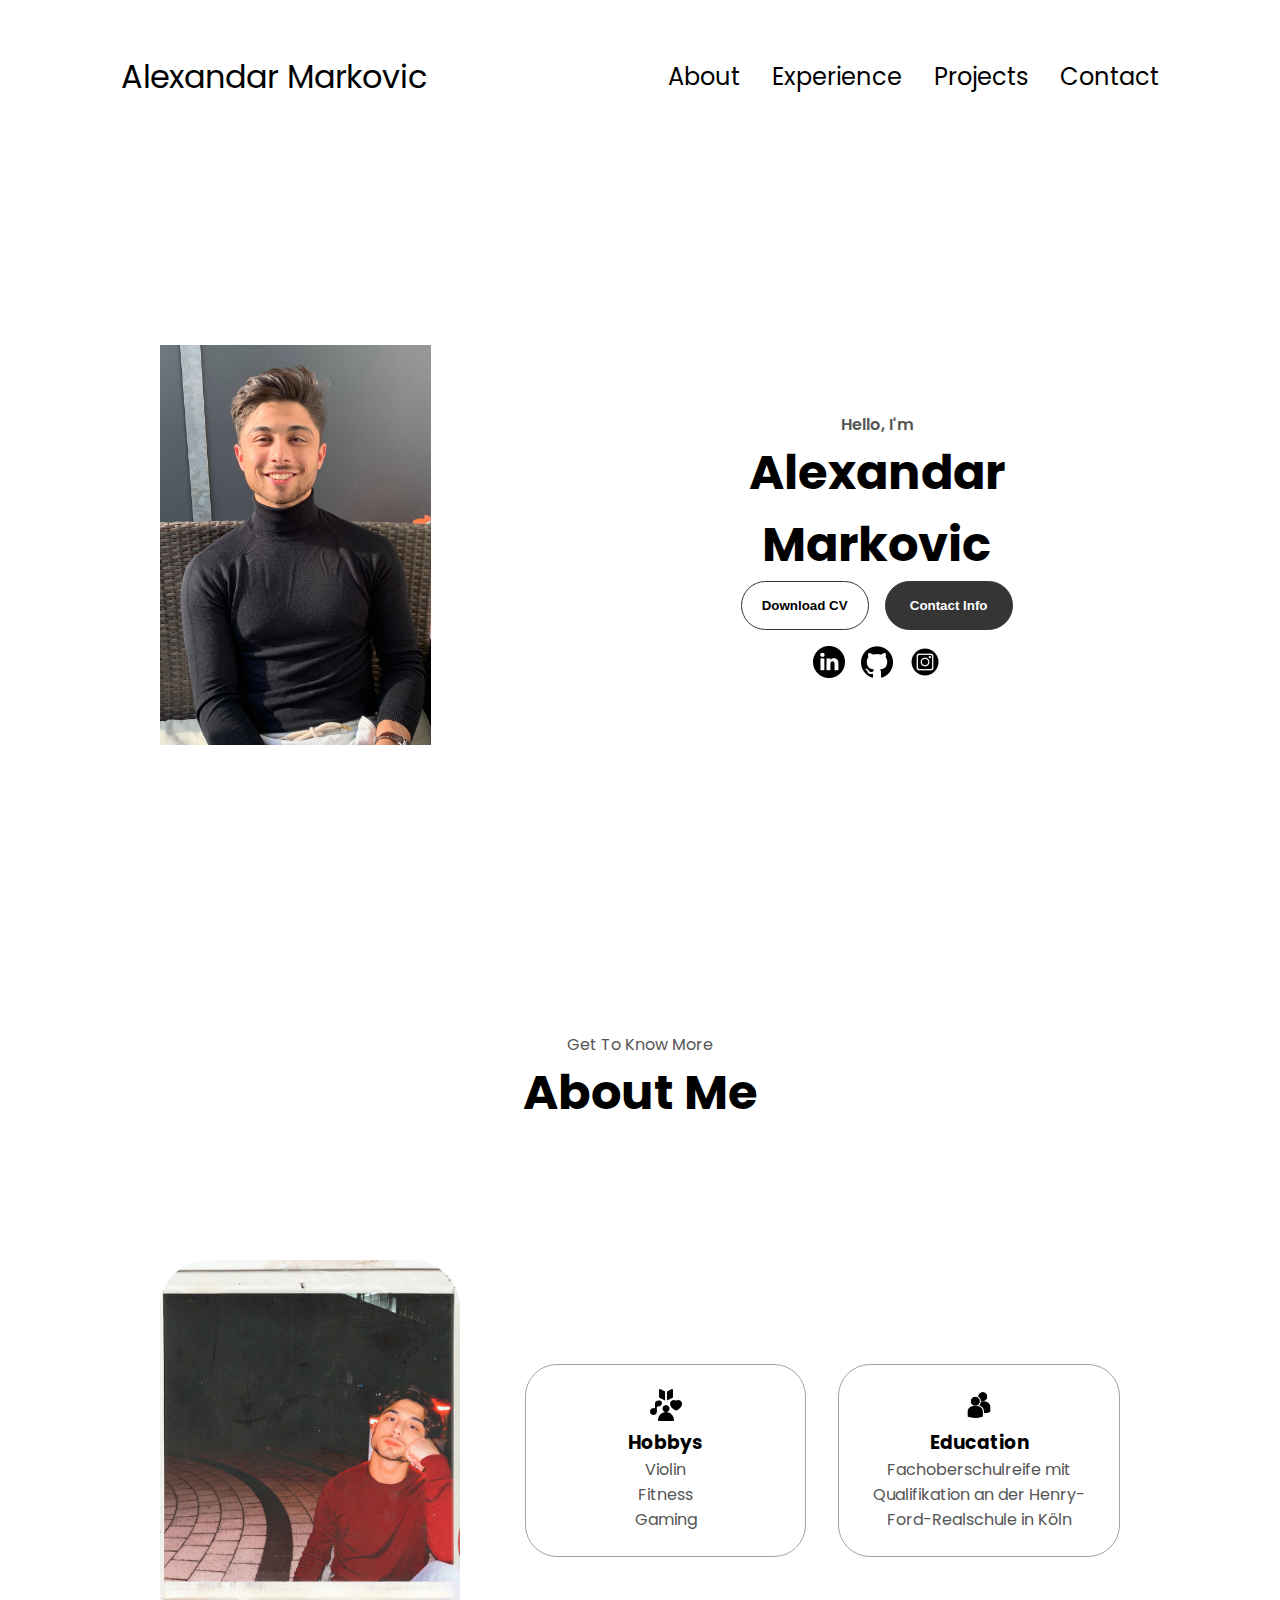
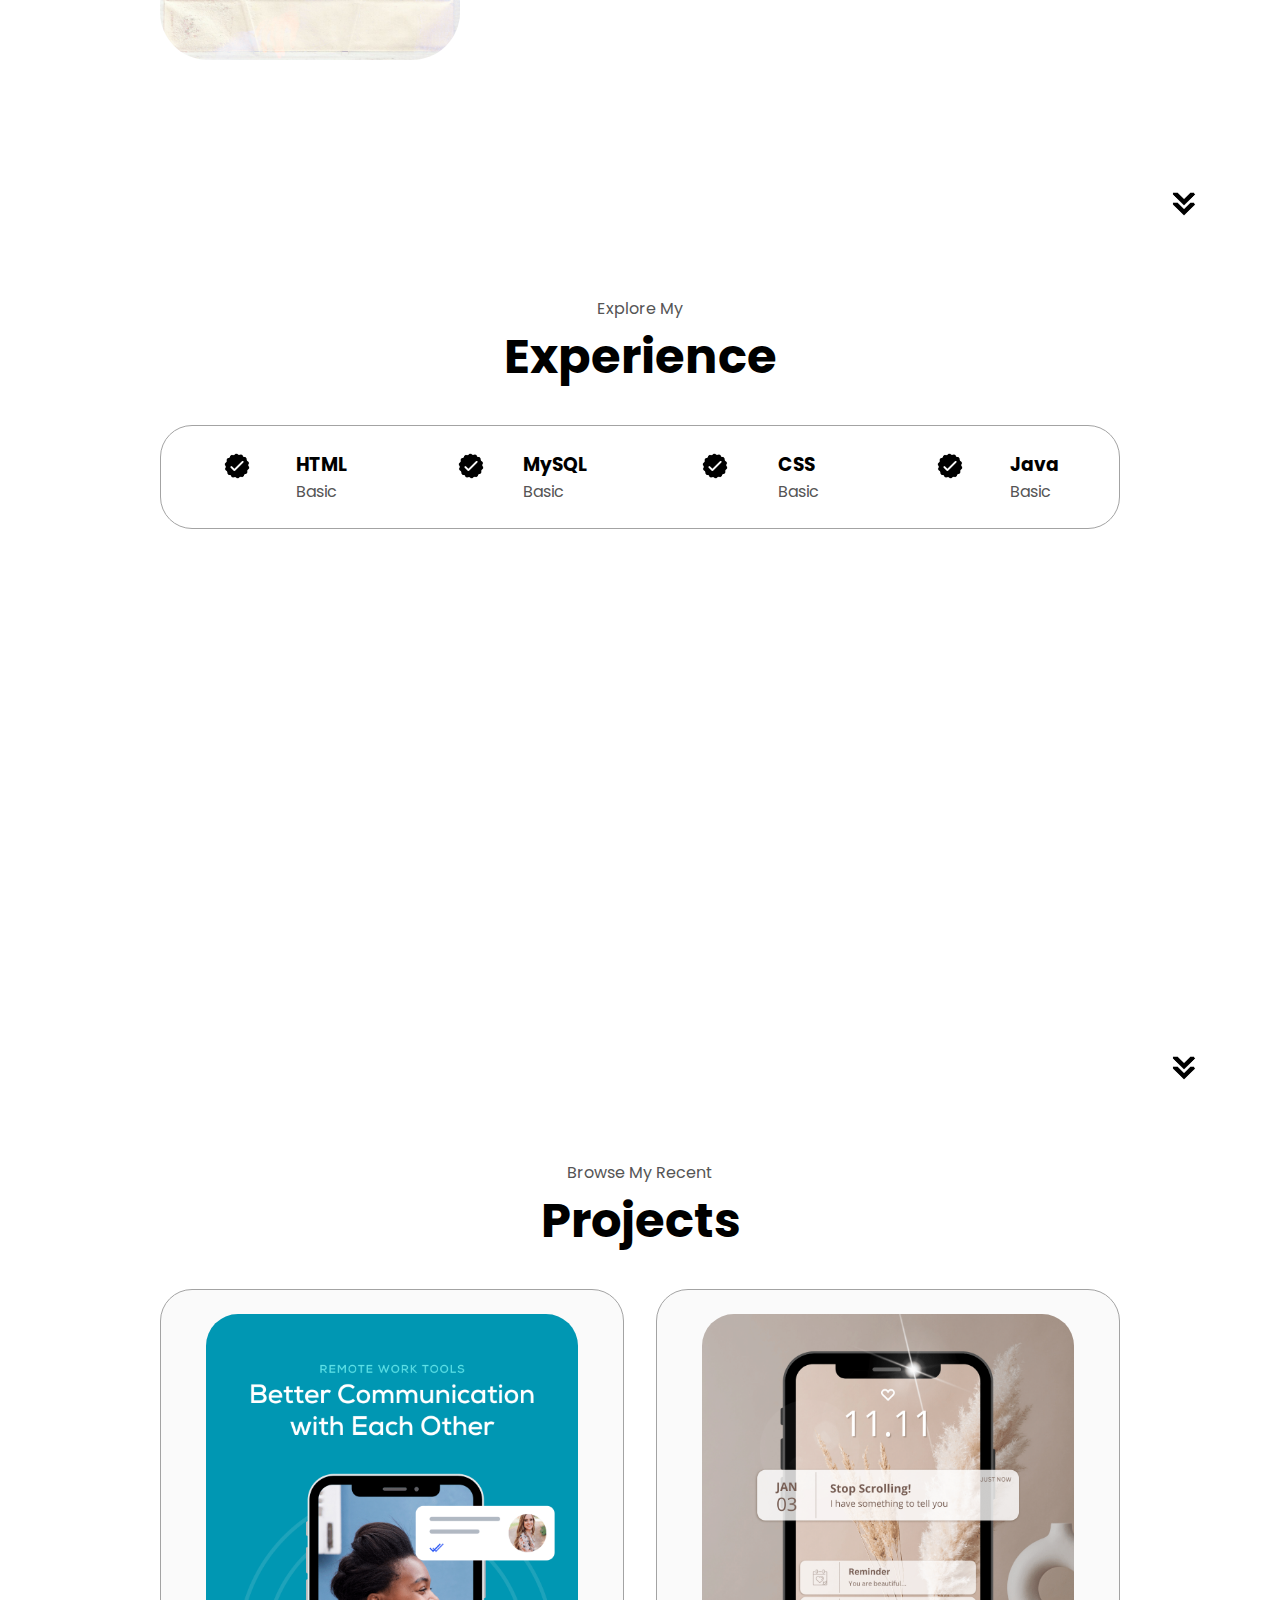
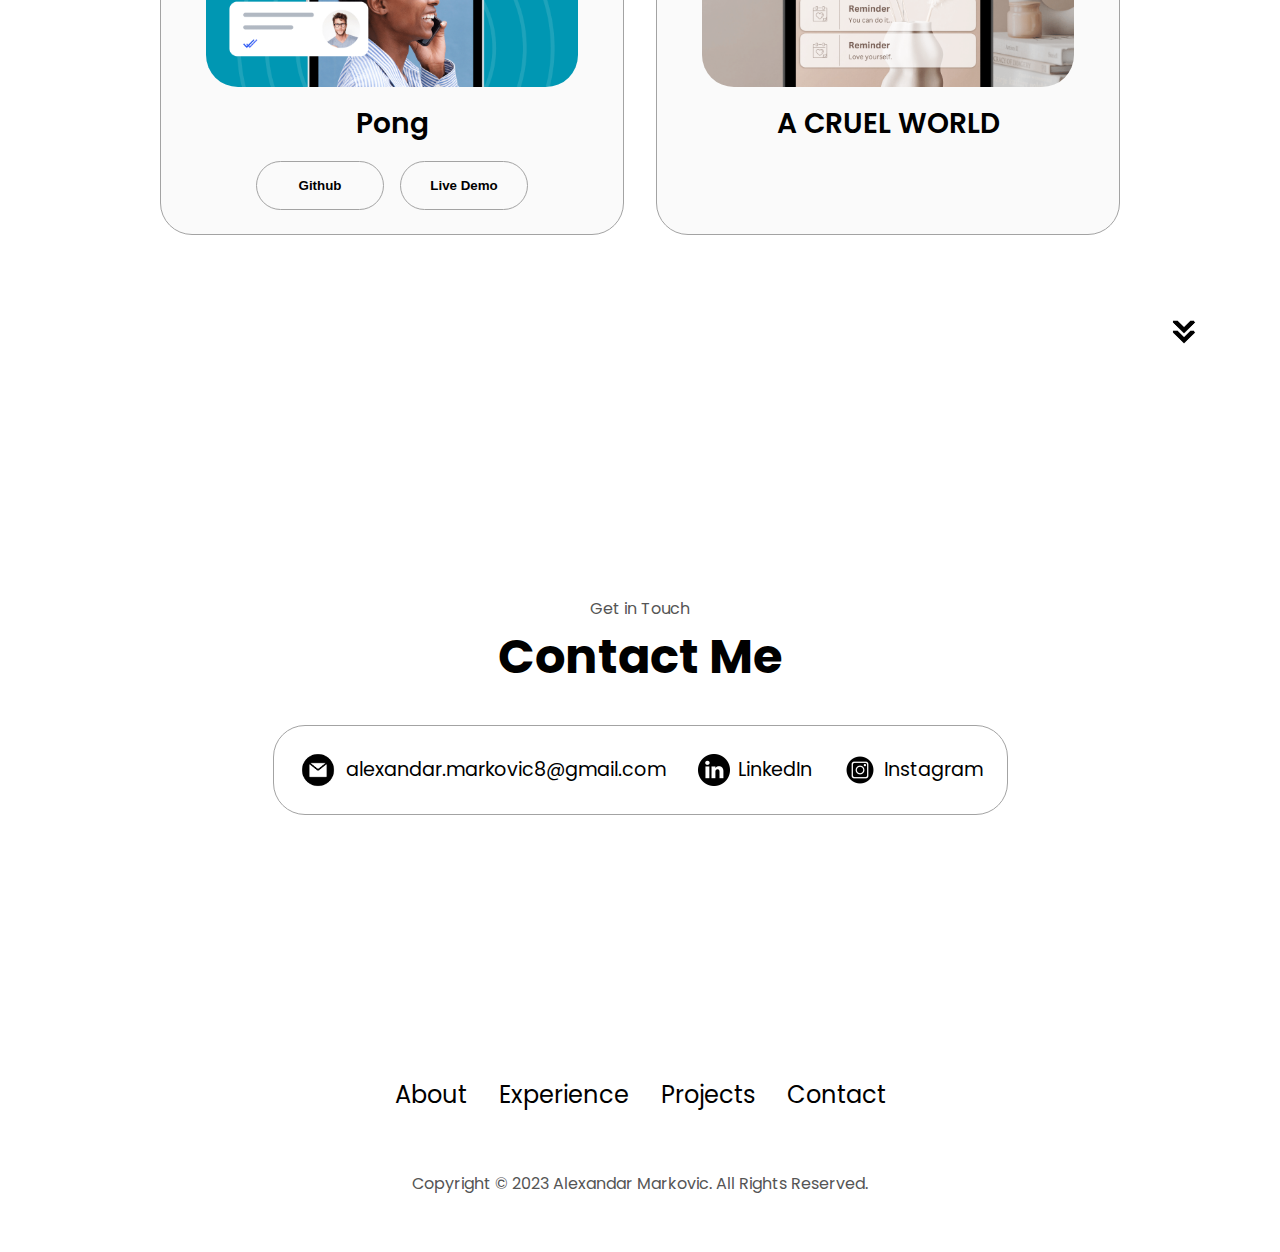
<file: index.html>
<!DOCTYPE html>
<html lang="en">
  <head>
    <meta charset="UTF-8" />
    <meta http-equiv="X-UA-Compatible" content="IE=edge" />
    <meta name="viewport" content="width=device-width, initial-scale=1.0" />
    <title>My Portfolio</title>
    <link rel="stylesheet" href="style.css" />
    <link rel="stylesheet" href="mediaqueries.css" />
  </head>
  <body>
    <nav id="desktop-nav">
      <div class="logo">Alexandar Markovic</div>
      <div>
        <ul class="nav-links">
          <li><a href="#about">About</a></li>
          <li><a href="#experience">Experience</a></li>
          <li><a href="#projects">Projects</a></li>
          <li><a href="#contact">Contact</a></li>
        </ul>
      </div>
    </nav>
    <nav id="hamburger-nav">
      <div class="logo">Alexandar Markovic</div>
      <div class="hamburger-menu">
        <div class="hamburger-icon" onclick="toggleMenu()">
          <span></span>
          <span></span>
          <span></span>
        </div>
        <div class="menu-links">
          <li><a href="#about" onclick="toggleMenu()">About</a></li>
          <li><a href="#experience" onclick="toggleMenu()">Experience</a></li>
          <li><a href="#projects" onclick="toggleMenu()">Projects</a></li>
          <li><a href="#contact" onclick="toggleMenu()">Contact</a></li>
        </div>
      </div>
    </nav>
    <section id="profile">
      <div class="section__pic-container">
        <img src="./assets/profile-pic.png" alt="Alexandar Markovic profile picture" />
      </div>
      <div class="section__text">
        <p class="section__text__p1">Hello, I'm</p>
        <h1 class="title">Alexandar Markovic</h1>
        <div class="btn-container">
          <button
            class="btn btn-color-2"
            onclick="window.open('./assets/04.24 Alexandar Markovic .pdf')"
          >
            Download CV
          </button>
          <button class="btn btn-color-1" onclick="location.href='./#contact'">
            Contact Info
          </button>
        </div>
        <div id="socials-container">
          <img
            src="./assets/linkedin.png"
            alt="My LinkedIn profile"
            class="icon"
            onclick="location.href='https://www.linkedin.com/in/alexandar-markovic8/'"
          />
          <img
            src="./assets/github.png"
            alt="My Github profile"
            class="icon"
            onclick="location.href='https://github.com/deaththekid8'"
          />
          <img
          src="./assets/instagram.png"
          alt="My Instagram profile"
          class="icon"
          onclick="location.href='https://www.instagram.com/alexandar.mrk/'"
        />
        </div>
      </div>
    </section>
    <section id="about">
      <p class="section__text__p1">Get To Know More</p>
      <h1 class="title">About Me</h1>
      <div class="section-container">
        <div class="section__pic-container">
          <img
            src="./assets/about-pic.png"
            alt="Profile picture"
            class="about-pic"
          />
        </div>
        <div class="about-details-container">
          <div class="about-containers">
            <div class="details-container">
              <img
                src="./assets/hobbys.png"
                alt="hobbys icon"
                class="icon"
              />
              <h3>Hobbys</h3>
              <p>Violin <br />Fitness <br />Gaming </p>
            </div>
            <div class="details-container">
              <img
                src="./assets/education.png"
                alt="Education icon"
                class="icon"
              />
              <h3>Education</h3>
              <p>Fachoberschulreife mit Qualifikation an der Henry-Ford-Realschule in Köln<br /></p>
            </div>
          </div>
         
        </div>
      </div>
      <img
        src="./assets/arrow.png"
        alt="Arrow icon"
        class="icon arrow"
        onclick="location.href='./#experience'"
      />
    </section>
    <section id="experience">
      <p class="section__text__p1">Explore My</p>
      <h1 class="title">Experience</h1>
      <div class="experience-details-container">
        <div class="about-containers">
          <div class="details-container">
            <div class="article-container">
              <article>
                <img
                  src="./assets/checkmark.png"
                  alt="Experience icon"
                  class="icon"
                />
                <div>
                  <h3>HTML</h3>
                  <p>Basic</p>
                </div>
              </article>
              <article>
                <img
                  src="./assets/checkmark.png"
                  alt="Experience icon"
                  class="icon"
                />
                <div>
                  <h3>MySQL</h3>
                  <p>Basic</p>
                </div>
              </article>
              <article>
                <img
                  src="./assets/checkmark.png"
                  alt="Experience icon"
                  class="icon"
                />
                <div>
                  <h3>CSS</h3>
                  <p>Basic</p>
                </div>
              </article>
              <article>
                <img
                  src="./assets/checkmark.png"
                  alt="Experience icon"
                  class="icon"
                />
                <div>
                  <h3>Java</h3>
                  <p>Basic</p>
                </div>
              </article>
              
            </div>
          </div>
          
      <img
        src="./assets/arrow.png"
        alt="Arrow icon"
        class="icon arrow"
        onclick="location.href='./#projects'"
      />
    </section>
    <section id="projects">
      <p class="section__text__p1">Browse My Recent</p>
      <h1 class="title">Projects</h1>
      <div class="experience-details-container">
        <div class="about-containers">
          <div class="details-container color-container">
            <div class="article-container">
              <img
                src="./assets/project-1.png"
                alt="Project 1"
                class="project-img"
              />
            </div>
            <h2 class="experience-sub-title project-title">Pong</h2>
            <div class="btn-container">
              <button
                class="btn btn-color-2 project-btn"
                onclick="location.href='https://github.com/deaththekid8/Pong'"
              >
                Github
                </button>
            <button
                class="btn btn-color-2 project-btn"
                onclick="location.href='https://alexandar-markovic-pong.netlify.app'"
              >
                Live Demo
              </button>
            </div>
          </div>
          <div class="details-container color-container">
            <div class="article-container">
              <img
                src="./assets/project-2.png"
                alt="Project 2"
                class="project-img"
              />
            </div>
            <h2 class="experience-sub-title project-title">A CRUEL WORLD</h2>
            </div>
          </div>
        </div>
      </div>
      <img
        src="./assets/arrow.png"
        alt="Arrow icon"
        class="icon arrow"
        onclick="location.href='./#projects'"
      />
    </section>
    <section id="contact">
      <p class="section__text__p1">Get in Touch</p>
      <h1 class="title">Contact Me</h1>
      <div class="contact-info-upper-container">
        <div class="contact-info-container">
          <img
            src="./assets/email.png"
            alt="Email icon"
            class="icon contact-icon email-icon"
          />
          <p><a href="mailto:alexandar.markovic8@gmail.com">alexandar.markovic8@gmail.com</a></p>
        </div>
        <div class="contact-info-container">
          <img
            src="./assets/linkedin.png"
            alt="LinkedIn icon"
            class="icon contact-icon"
          />
          <p><a href="https://www.linkedin.com/in/alexandar-markovic8/">LinkedIn</a></p>
        </div>
        <div class="contact-info-container">
            <img
              src="./assets/instagram.png"
              alt="Instagram icon"
              class="icon contact-icon"
            />
            <p><a href="https://www.instagram.com/alexandar.mrk/">Instagram</a></p>
          </div>
      </div>
    </section>
    <footer>
      <nav>
        <div class="nav-links-container">
          <ul class="nav-links">
            <li><a href="#about">About</a></li>
            <li><a href="#experience">Experience</a></li>
            <li><a href="#projects">Projects</a></li>
            <li><a href="#contact">Contact</a></li>
          </ul>
        </div>
      </nav>
      <p>Copyright &#169; 2023 Alexandar Markovic. All Rights Reserved.</p>
    </footer>
    <script src="script.js"></script>
  </body>
</html>
</file>
<file: style.css>
@import url("https://fonts.googleapis.com/css2?family=Poppins:wght@300;400;500;600&display=swap");

* {
  margin: 0;
  padding: 0;
}

body {
  font-family: "Poppins", sans-serif;
}

html {
  scroll-behavior: smooth;
}

p {
  color: rgb(85, 85, 85);
}

/* TRANSITION */

a,
.btn {
  transition: all 300ms ease;
}

/* DESKTOP NAV */

nav,
.nav-links {
  display: flex;
}

nav {
  justify-content: space-around;
  align-items: center;
  height: 17vh;
}

.nav-links {
  gap: 2rem;
  list-style: none;
  font-size: 1.5rem;
}

a {
  color: black;
  text-decoration: none;
  text-decoration-color: white;
}

a:hover {
  color: grey;
  text-decoration: underline;
  text-underline-offset: 1rem;
  text-decoration-color: rgb(181, 181, 181);
}

.logo {
  font-size: 2rem;
}

.logo:hover {
  cursor: default;
}

/* HAMBURGER MENU */

#hamburger-nav {
  display: none;
}

.hamburger-menu {
  position: relative;
  display: inline-block;
}

.hamburger-icon {
  display: flex;
  flex-direction: column;
  justify-content: space-between;
  height: 24px;
  width: 30px;
  cursor: pointer;
}

.hamburger-icon span {
  width: 100%;
  height: 2px;
  background-color: black;
  transition: all 0.3 ease-in-out;
}

.menu-links {
  position: absolute;
  top: 100%;
  right: 0;
  background-color: white;
  width: fit-content;
  max-height: 0;
  overflow: hidden;
  transition: all 0.3 ease-in-out;
}

.menu-links a {
  display: block;
  padding: 10px;
  text-align: center;
  font-size: 1.5rem;
  color: black;
  text-decoration: none;
  transition: all 0.3 ease-in-out;
}

.menu-links li {
  list-style: none;
}

.menu-links.open {
  max-height: 300px;
}

.hamburger-icon.open span:first-child {
  transform: rotate(45deg) translate(10px, 5px);
}

.hamburger-icon.open span:nth-child(2) {
  opacity: 0;
}

.hamburger-icon.open span:last-child {
  transform: rotate(-45deg) translate(10px, -5px);
}

.hamburger-icon span:first-child {
  transform: none;
}

.hamburger-icon span:first-child {
  opacity: 1;
}

.hamburger-icon span:first-child {
  transform: none;
}

/* SECTIONS */

section {
  padding-top: 4vh;
  height: 96vh;
  margin: 0 10rem;
  box-sizing: border-box;
  min-height: fit-content;
}

.section-container {
  display: flex;
}

/* PROFILE SECTION */

#profile {
  display: flex;
  justify-content: center;
  gap: 5rem;
  height: 80vh;
}

.section__pic-container {
  display: flex;
  height: 400px;
  width: 400px;
  margin: auto 0;
}

.section__text {
  align-self: center;
  text-align: center;
}

.section__text p {
  font-weight: 600;
}

.section__text__p1 {
  text-align: center;
}

.section__text__p2 {
  font-size: 1.75rem;
  margin-bottom: 1rem;
}

.title {
  font-size: 3rem;
  text-align: center;
}

#socials-container {
  display: flex;
  justify-content: center;
  margin-top: 1rem;
  gap: 1rem;
}

/* ICONS */

.icon {
  cursor: pointer;
  height: 2rem;
}

/* BUTTONS */

.btn-container {
  display: flex;
  justify-content: center;
  gap: 1rem;
}

.btn {
  font-weight: 600;
  transition: all 300ms ease;
  padding: 1rem;
  width: 8rem;
  border-radius: 2rem;
}

.btn-color-1,
.btn-color-2 {
  border: rgb(53, 53, 53) 0.1rem solid;
}

.btn-color-1:hover,
.btn-color-2:hover {
  cursor: pointer;
}

.btn-color-1,
.btn-color-2:hover {
  background: rgb(53, 53, 53);
  color: white;
}

.btn-color-1:hover {
  background: rgb(0, 0, 0);
}

.btn-color-2 {
  background: none;
}

.btn-color-2:hover {
  border: rgb(255, 255, 255) 0.1rem solid;
}

.btn-container {
  gap: 1rem;
}

/* ABOUT SECTION */

#about {
  position: relative;
}

.about-containers {
  gap: 2rem;
  margin-bottom: 2rem;
  margin-top: 2rem;
}

.about-details-container {
  justify-content: center;
  flex-direction: column;
}

.about-containers,
.about-details-container {
  display: flex;
}

.about-pic {
  border-radius: 3rem;
}

.arrow {
  position: absolute;
  right: -5rem;
  bottom: 2.5rem;
}

.details-container {
  padding: 1.5rem;
  flex: 1;
  background: white;
  border-radius: 2rem;
  border: rgb(53, 53, 53) 0.1rem solid;
  border-color: rgb(163, 163, 163);
  text-align: center;
}

.section-container {
  gap: 4rem;
  height: 80%;
}

.section__pic-container {
  height: 400px;
  width: 400px;
  margin: auto 0;
}

/* EXPERIENCE SECTION */

#experience {
  position: relative;
}

.experience-sub-title {
  color: rgb(85, 85, 85);
  font-weight: 600;
  font-size: 1.75rem;
  margin-bottom: 2rem;
}

.experience-details-container {
  display: flex;
  justify-content: center;
  flex-direction: column;
}

.article-container {
  display: flex;
  text-align: initial;
  flex-wrap: wrap;
  flex-direction: row;
  gap: 2.5rem;
  justify-content: space-around;
}

article {
  display: flex;
  width: 10rem;
  justify-content: space-around;
  gap: 0.5rem;
}

article .icon {
  cursor: default;
}

/* PROJECTS SECTION */

#projects {
  position: relative;
}

.color-container {
  border-color: rgb(163, 163, 163);
  background: rgb(250, 250, 250);
}

.project-img {
  border-radius: 2rem;
  width: 90%;
  height: 90%;
}

.project-title {
  margin: 1rem;
  color: black;
}

.project-btn {
  color: black;
  border-color: rgb(163, 163, 163);
}

/* CONTACT */

#contact {
  display: flex;
  justify-content: center;
  flex-direction: column;
  height: 70vh;
}

.contact-info-upper-container {
  display: flex;
  justify-content: center;
  border-radius: 2rem;
  border: rgb(53, 53, 53) 0.1rem solid;
  border-color: rgb(163, 163, 163);
  background: (250, 250, 250);
  margin: 2rem auto;
  padding: 0.5rem;
}

.contact-info-container {
  display: flex;
  align-items: center;
  justify-content: center;
  gap: 0.5rem;
  margin: 1rem;
}

.contact-info-container p {
  font-size: larger;
}

.contact-icon {
  cursor: default;
}

.email-icon {
  height: 2.5rem;
}

/* FOOTER SECTION */

footer {
  height: 26vh;
  margin: 0 1rem;
}

footer p {
  text-align: center;
}
</file>
<file: mediaqueries.css>
@media screen and (max-width: 1400px) {
    #profile {
      height: 83vh;
      margin-bottom: 6rem;
    }
    .about-containers {
      flex-wrap: wrap;
    }
  }
  
  @media screen and (max-width: 1200px) {
    #desktop-nav {
      display: none;
    }
    #hamburger-nav {
      display: flex;
    }
    #experience,
    .experience-details-container {
      margin-top: 2rem;
    }
    #profile,
    .section-container {
      display: block;
    }
    .arrow {
      display: none;
    }
    section,
    .section-container {
      height: fit-content;
    }
    section {
      margin: 0 5%;
    }
    .section__pic-container {
      width: 275px;
      height: 275px;
      margin: 0 auto 2rem;
    }
    .about-containers {
      margin-top: 0;
    }
  }
  
  @media screen and (max-width: 600px) {
    #contact,
    footer {
      height: 40vh;
    }
    #profile {
      height: 83vh;
      margin-bottom: 0;
    }
    article {
      font-size: 1rem;
    }
    footer nav {
      height: fit-content;
      margin-bottom: 2rem;
    }
    .about-containers,
    .contact-info-upper-container,
    .btn-container {
      flex-wrap: wrap;
    }
    .contact-info-container {
      margin: 0;
    }
    .contact-info-container p,
    .nav-links li a {
      font-size: 1rem;
    }
    .experience-sub-title {
      font-size: 1.25rem;
    }
    .logo {
      font-size: 1.5rem;
    }
    .nav-links {
      flex-direction: column;
      gap: 0.5rem;
      text-align: center;
    }
    .section__pic-container {
      width: auto;
      height: 46vw;
      justify-content: center;
    }
    .section__text__p2 {
      font-size: 1.25rem;
    }
    .title {
      font-size: 2rem;
    }
    .text-container {
      text-align: justify;
    }
  }
</file>
